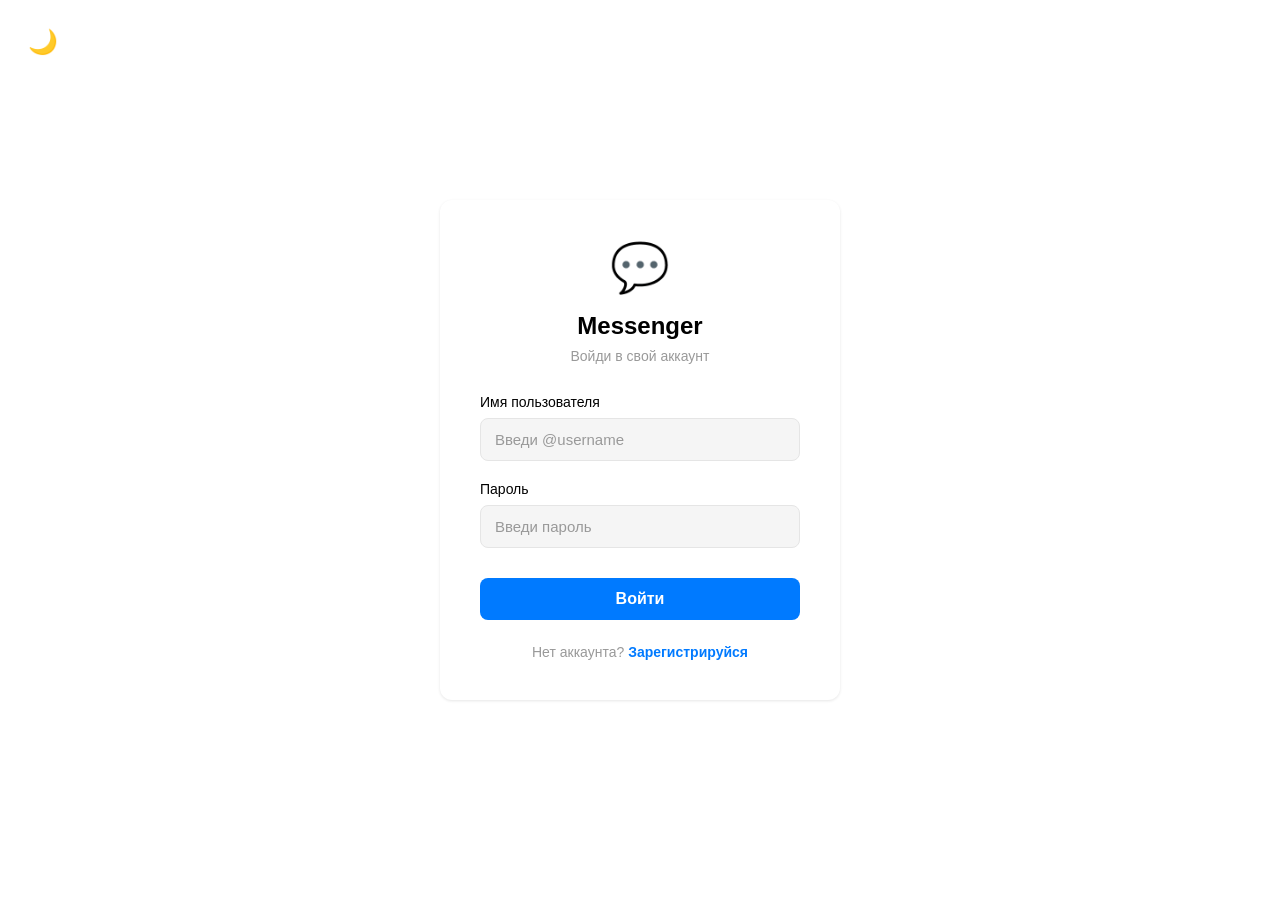
<file: frontend/index.html>
<!DOCTYPE html>
<html>
<head>
    <meta charset="UTF-8">
    <meta name="viewport" content="width=device-width, initial-scale=1.0">
    <link rel="stylesheet" href="css/index.css">
    <title>Timess</title>
</head>
<body>
<div class="app-container">
    <!-- Боковая панель -->
    <div class="sidebar" id="sidebar">
        <div class="sidebar-header">
            <button class="menu-btn" onclick="toggleMenu()">⋮</button>
            <div id="menuDropdown" class="menu-dropdown">
                <a href="#" class="menu-item" onclick="openSettings(event)">⚙️ Настройки</a>
                <div class="menu-item theme-toggle">
                    <span>🌙 Темная тема</span>
                    <button class="toggle-switch" id="themeToggle" onclick="toggleTheme()"></button>
                </div>
                <a href="#" class="menu-item danger" onclick="logout(event)">🚪 Выход</a>
            </div>
            <div class="sidebar-title">💬 Чаты</div>
        </div>
        
        <div class="search-box">
            <input id="searchInput" placeholder="Поиск пользователей..." type="text">
            <div id="searchResults" class="search-results"></div>
        </div>
        
        <div class="chats-list" id="chatsList">
            <div class="empty-sidebar-message">Загрузка чатов...</div>
        </div>
    </div>

    <!-- Основной контент -->
    <div class="main-content hidden" id="mainContent">
        <div class="chat-header">
            <div class="chat-header-left">
                <button class="back-btn" onclick="goBack()">‹</button>

                <div class="chat-item" style="margin:0; padding: 5px;" onclick="showChatMemberProfile()">
                    <div class="chat-avatar" id="chatAvatar" style="display: none;"></div>
                    <div class="chat-info">
                        <div class="chat-name" id="chatName">Выберите чат</div>
                        <div class="chat-header-status" id="chatStatus"></div>
                    </div>
                </div>
            </div>
        </div>
        
        <div class="messages-container" id="messagesContainer">
            <div class="empty-state">
                <div class="empty-state-icon">💬</div>
                <div class="empty-state-text">Выберите чат</div>
                <div class="empty-state-subtext">Найдите пользователя и начните переписку</div>
            </div>
        </div>
        
        <div class="message-input-area" id="inputArea" style="display: none;">
            <input id="messageInput" placeholder="Напишите сообщение..." type="text">
            <button class="send-btn" onclick="sendMessage()">
                <img src="./send.png" alt="Send">
            </button>
        </div>
    </div>
</div>

<!-- Оверлей чистый, без ломающих классов -->
<div class="modal-overlay" id="modalOverlay" onclick="closeSettings(event)">
  <div class="setting" id="setting" onclick="event.stopPropagation()"> 
    <button class="close-btn" onclick="closeSettings(event)">×</button>
    
    <div id="avatar"></div> 
    <p id="ausername">username</p>
    
    <!-- Режим просмотра -->
    <div id="info" class="info-view"> 
      <div class="info-row">
        <p id="ausernameid" class="info-value"></p>
        <span class="info-label">ID</span>
      </div>
      <div class="info-row">
        <p id="abio" class="info-value"></p>
        <span class="info-label">Описание</span>
      </div>
      <div class="info-row">
        <p id="ahappy" class="info-value"></p>
        <span class="info-label">День рождения</span>
      </div>
    </div>
    
    <!-- Режим редактирования (скрыт по умолчанию) -->
    <div id="infoEdit" class="info-edit" style="display: none;">
      <div class="edit-row">
        <label>Имя пользователя:</label>
        <input type="text" id="editUsername" placeholder="username">
      </div>
      <div class="edit-row">
        <label>ID пользователя:</label>
        <input type="text" id="editUsernameid" placeholder="@user5">
      </div>
      <div class="edit-row">
        <label>Описание:</label>
        <textarea id="editBio" placeholder="Напишите о себе..." maxlength="150"></textarea>
      </div>
      <div class="edit-row">
        <label>День рождения:</label>
        <input type="date" id="editBirthday">
      </div>
      <div class="edit-buttons">
        <button class="btn-save" onclick="saveProfile()">Сохранить</button>
        <button class="btn-cancel" onclick="cancelEdit()">Отмена</button>
      </div>
    </div>
    
    <!-- Кнопка редактирования -->
    <button class="btn-edit" onclick="toggleEditMode()">✏️ Редактировать</button>
  </div>
</div>
<div id="toast"></div>
<script src="js/index.js"></script>
</body>
</html>
</file>
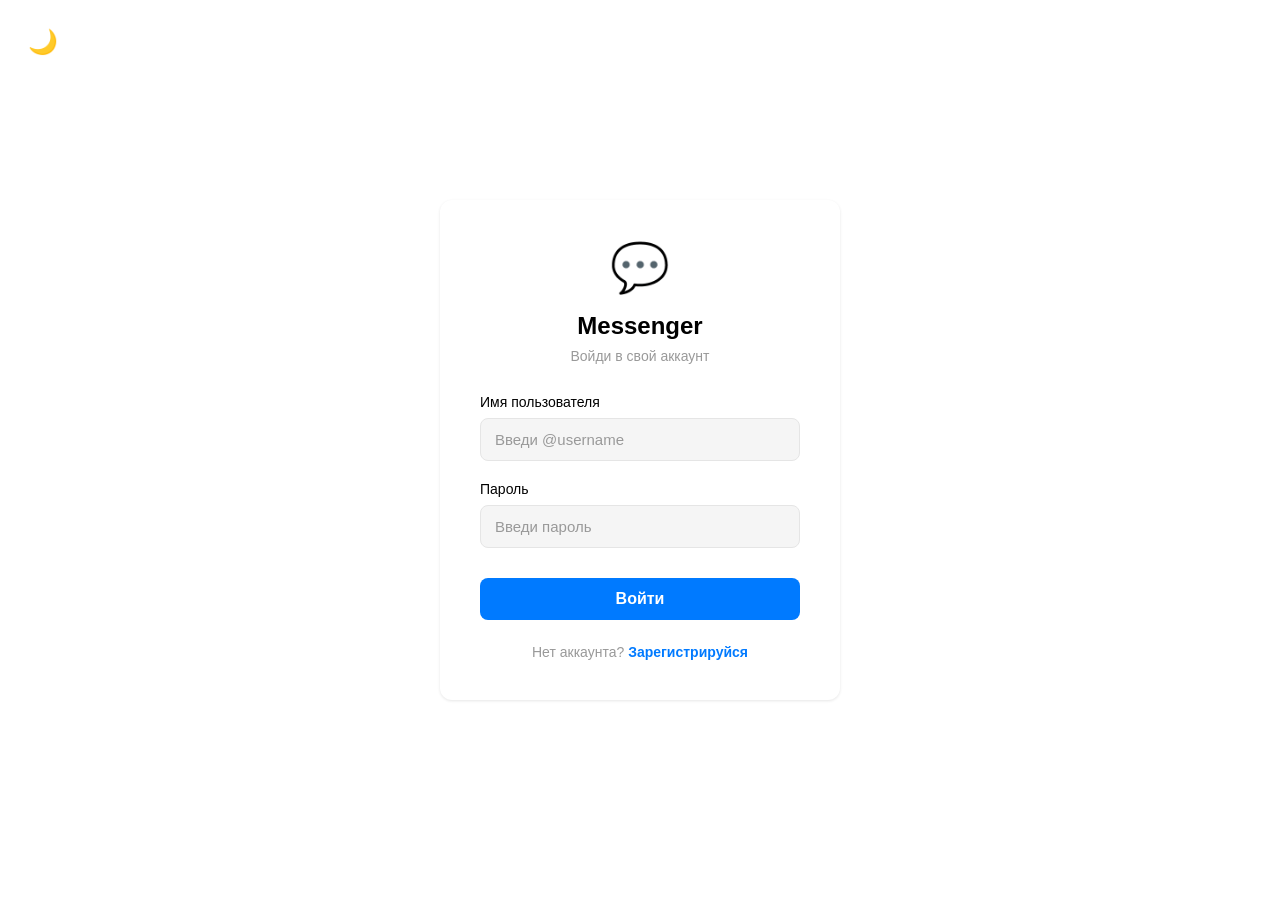
<file: frontend/login.html>
<!DOCTYPE html>
<html>
<head>
    <meta charset="UTF-8">
    <meta name="viewport" content="width=device-width, initial-scale=1.0">
    <link rel="stylesheet" href="css/login.css">
    <title>Login - Timess</title>
</head>
<body>

<button class="theme-toggle-btn" onclick="toggleTheme()">🌙</button>

<div class="auth-container">
    <div class="auth-header">
        <div class="auth-logo">💬</div>
        <div class="auth-title">Messenger</div>
        <div class="auth-subtitle">Войди в свой аккаунт</div>
    </div>
    
    <div class="error-message" id="error"></div>
    
    <form id="loginForm" onsubmit="handleLogin(event)">
        <div class="form-group">
            <label>Имя пользователя</label>
            <input id="username" type="text" placeholder="Введи @username" required>
        </div>
        
        <div class="form-group">
            <label>Пароль</label>
            <input id="password" type="password" placeholder="Введи пароль" required>
        </div>
        
        <button type="submit" class="submit-btn">Войти</button>
    </form>
    
    <div class="auth-link">
        Нет аккаунта? <a href="register.html">Зарегистрируйся</a>
    </div>
</div>

<script src="js/login.js"></script>

</body>
</html>
</file>
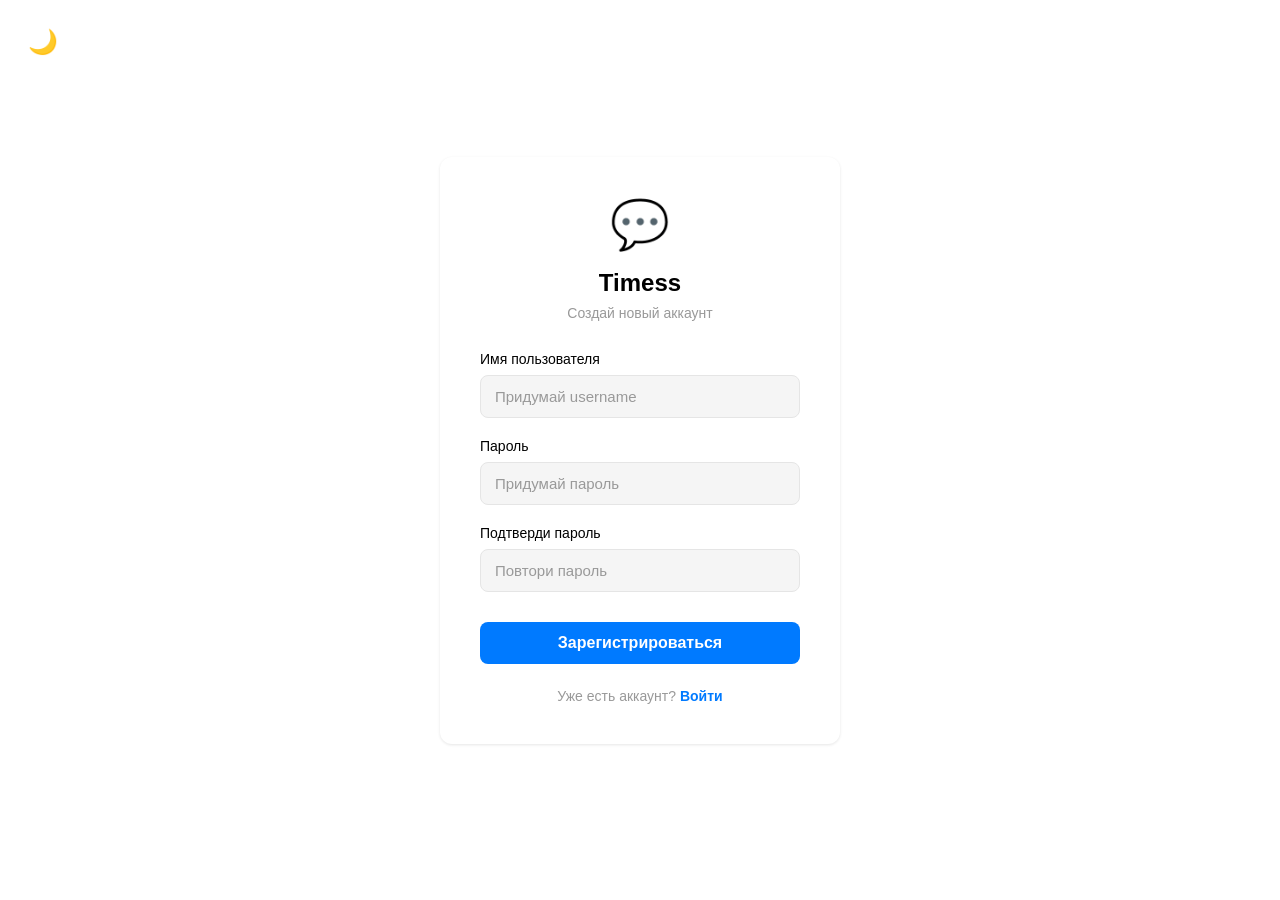
<file: frontend/register.html>
<!DOCTYPE html>
<html>
<head>
    <meta charset="UTF-8">
    <meta name="viewport" content="width=device-width, initial-scale=1.0">
    <link rel="stylesheet" href="css/register.css">
    <title>Register - Timess</title>
</head>
<body>

<button class="theme-toggle-btn" onclick="toggleTheme()">🌙</button>

<div class="auth-container">
    <div class="auth-header">
        <div class="auth-logo">💬</div>
        <div class="auth-title">Timess</div>
        <div class="auth-subtitle">Создай новый аккаунт</div>
    </div>
    
    <div class="error-message" id="error"></div>
    <div class="success-message" id="success"></div>
    
    <form id="registerForm" onsubmit="handleRegister(event)">
        <div class="form-group">
            <label>Имя пользователя</label>
            <input id="username" type="text" placeholder="Придумай username" required minlength="3">
        </div>
        
        <div class="form-group">
            <label>Пароль</label>
            <input id="password" type="password" placeholder="Придумай пароль" required minlength="6">
        </div>
        
        <div class="form-group">
            <label>Подтверди пароль</label>
            <input id="passwordConfirm" type="password" placeholder="Повтори пароль" required minlength="6">
        </div>
        
        <button type="submit" class="submit-btn">Зарегистрироваться</button>
    </form>
    
    <div class="auth-link">
        Уже есть аккаунт? <a href="login.html">Войти</a>
    </div>
</div>

<script src="js/register.js"></script>
</body>
</html>
</file>
<file: frontend/css/index.css>
/* Стили для галочек статуса сообщения - справа внизу */
.message-status-badges {
    position: absolute;
    right: 6px;
    bottom: 3px;
    display: flex;
    gap: 2px;
    font-size: 10px;
    color: #8A8F98;
}

.message-status-badges.unread {
    color: #007aff;  /* Синий для непрочитанного */
}

body.dark-theme .message-status-badges {
    color: #9AA0A6;
}

body.dark-theme .message-status-badges.unread {
    color: #0A84FF;
}

/* Бейдж с количеством непрочитанных сообщений в чате */
.unread-badge {
    position: absolute;
    top: 0;
    right: 0;
    background: #ff3b30;
    color: white;
    border-radius: 50%;
    width: 20px;
    height: 20px;
    display: flex;
    align-items: center;
    justify-content: center;
    font-size: 11px;
    font-weight: 600;
    border: 2px solid #fff;
    box-shadow: 0 2px 4px rgba(0, 0, 0, 0.1);
}

body.dark-theme .unread-badge {
    border-color: #1e1e1e;
    background: #ff453a;
}

.chat-item {
    position: relative;
}

.chat-avatar {
    position: relative;
}
</file>
<file: frontend/css/login.css>
* {
    margin: 0;
    padding: 0;
    box-sizing: border-box;
}

body {
    font-family: -apple-system, BlinkMacSystemFont, 'Segoe UI', Helvetica, Arial, sans-serif;
    display: flex;
    align-items: center;
    justify-content: center;
    min-height: 100vh;
    background: #fff;
    transition: background 0.3s ease;
}

body.dark-theme {
    background: #0a0a0a;
}

.auth-container {
    background: white;
    padding: 40px;
    border-radius: 12px;
    box-shadow: 0 1px 3px rgba(0, 0, 0, 0.1);
    width: 100%;
    max-width: 400px;
    transition: all 0.3s ease;
}

body.dark-theme .auth-container {
    background: #1e1e1e;
    box-shadow: 0 1px 3px rgba(0, 0, 0, 0.5);
}

.auth-header {
    text-align: center;
    margin-bottom: 30px;
}

.auth-logo {
    font-size: 48px;
    margin-bottom: 16px;
}

.auth-title {
    font-size: 24px;
    font-weight: 600;
    color: #000;
    margin-bottom: 8px;
    transition: color 0.3s ease;
}

body.dark-theme .auth-title {
    color: #fff;
}

.auth-subtitle {
    font-size: 14px;
    color: #999;
    transition: color 0.3s ease;
}

body.dark-theme .auth-subtitle {
    color: #666;
}

.form-group {
    margin-bottom: 20px;
}

label {
    display: block;
    margin-bottom: 8px;
    color: #000;
    font-weight: 500;
    font-size: 14px;
    transition: color 0.3s ease;
}

body.dark-theme label {
    color: #fff;
}

input {
    width: 100%;
    padding: 12px 14px;
    border: 1px solid #e5e5e5;
    border-radius: 8px;
    font-size: 15px;
    transition: all 0.2s;
    background: #f5f5f5;
    color: #000;
}

body.dark-theme input {
    background: #2a2a2a;
    border-color: #333;
    color: #fff;
}

input::placeholder {
    color: #999;
}

body.dark-theme input::placeholder {
    color: #666;
}

input:focus {
    outline: none;
    border-color: #007aff;
    background: white;
}

body.dark-theme input:focus {
    background: #333;
    border-color: #007aff;
}

.submit-btn {
    width: 100%;
    padding: 12px;
    background: #007aff;
    color: white;
    border: none;
    border-radius: 8px;
    font-size: 16px;
    font-weight: 600;
    cursor: pointer;
    transition: all 0.2s;
    margin-top: 10px;
}

.submit-btn:hover {
    background: #0051d5;
    transform: translateY(-1px);
    box-shadow: 0 4px 12px rgba(0, 122, 255, 0.3);
}

.submit-btn:active {
    transform: translateY(0);
}

.auth-link {
    text-align: center;
    margin-top: 24px;
    color: #999;
    font-size: 14px;
    transition: color 0.3s ease;
}

body.dark-theme .auth-link {
    color: #666;
}

.auth-link a {
    color: #007aff;
    text-decoration: none;
    font-weight: 600;
    transition: color 0.2s;
}

.auth-link a:hover {
    color: #0051d5;
}

.error-message {
    background: #ffebee;
    color: #c62828;
    padding: 12px 14px;
    border-radius: 8px;
    margin-bottom: 20px;
    display: none;
    font-size: 14px;
    transition: all 0.3s ease;
}

body.dark-theme .error-message {
    background: rgba(255, 69, 58, 0.1);
    color: #ff453a;
}

.theme-toggle-btn {
    position: fixed;
    top: 20px;
    left: 20px;
    background: none;
    border: none;
    font-size: 24px;
    cursor: pointer;
    padding: 8px;
    border-radius: 8px;
    transition: background 0.2s;
}

.theme-toggle-btn:hover {
    background: #f0f0f0;
}

body.dark-theme .theme-toggle-btn:hover {
    background: #333;
}

/* Мобильный адаптив */
@media (max-width: 480px) {
    .auth-container {
        padding: 30px 20px;
        border-radius: 16px;
    }
    
    .auth-logo {
        font-size: 40px;
    }
    
    .auth-title {
        font-size: 22px;
    }
    
    input {
        padding: 10px 12px;
        font-size: 14px;
    }
    
    .submit-btn {
        padding: 11px;
        font-size: 15px;
    }
}
</file>
<file: frontend/css/register.css>
* {
    margin: 0;
    padding: 0;
    box-sizing: border-box;
}

body {
    font-family: -apple-system, BlinkMacSystemFont, 'Segoe UI', Helvetica, Arial, sans-serif;
    display: flex;
    align-items: center;
    justify-content: center;
    min-height: 100vh;
    background: #fff;
    transition: background 0.3s ease;
}

body.dark-theme {
    background: #0a0a0a;
}

.auth-container {
    background: white;
    padding: 40px;
    border-radius: 12px;
    box-shadow: 0 1px 3px rgba(0, 0, 0, 0.1);
    width: 100%;
    max-width: 400px;
    transition: all 0.3s ease;
}

body.dark-theme .auth-container {
    background: #1e1e1e;
    box-shadow: 0 1px 3px rgba(0, 0, 0, 0.5);
}

.auth-header {
    text-align: center;
    margin-bottom: 30px;
}

.auth-logo {
    font-size: 48px;
    margin-bottom: 16px;
}

.auth-title {
    font-size: 24px;
    font-weight: 600;
    color: #000;
    margin-bottom: 8px;
    transition: color 0.3s ease;
}

body.dark-theme .auth-title {
    color: #fff;
}

.auth-subtitle {
    font-size: 14px;
    color: #999;
    transition: color 0.3s ease;
}

body.dark-theme .auth-subtitle {
    color: #666;
}

.form-group {
    margin-bottom: 20px;
}

label {
    display: block;
    margin-bottom: 8px;
    color: #000;
    font-weight: 500;
    font-size: 14px;
    transition: color 0.3s ease;
}

body.dark-theme label {
    color: #fff;
}

input {
    width: 100%;
    padding: 12px 14px;
    border: 1px solid #e5e5e5;
    border-radius: 8px;
    font-size: 15px;
    transition: all 0.2s;
    background: #f5f5f5;
    color: #000;
}

body.dark-theme input {
    background: #2a2a2a;
    border-color: #333;
    color: #fff;
}

input::placeholder {
    color: #999;
}

body.dark-theme input::placeholder {
    color: #666;
}

input:focus {
    outline: none;
    border-color: #007aff;
    background: white;
}

body.dark-theme input:focus {
    background: #333;
    border-color: #007aff;
}

.submit-btn {
    width: 100%;
    padding: 12px;
    background: #007aff;
    color: white;
    border: none;
    border-radius: 8px;
    font-size: 16px;
    font-weight: 600;
    cursor: pointer;
    transition: all 0.2s;
    margin-top: 10px;
}

.submit-btn:hover {
    background: #0051d5;
    transform: translateY(-1px);
    box-shadow: 0 4px 12px rgba(0, 122, 255, 0.3);
}

.submit-btn:active {
    transform: translateY(0);
}

.auth-link {
    text-align: center;
    margin-top: 24px;
    color: #999;
    font-size: 14px;
    transition: color 0.3s ease;
}

body.dark-theme .auth-link {
    color: #666;
}

.auth-link a {
    color: #007aff;
    text-decoration: none;
    font-weight: 600;
    transition: color 0.2s;
}

.auth-link a:hover {
    color: #0051d5;
}

.error-message {
    background: #ffebee;
    color: #c62828;
    padding: 12px 14px;
    border-radius: 8px;
    margin-bottom: 20px;
    display: none;
    font-size: 14px;
    transition: all 0.3s ease;
}

body.dark-theme .error-message {
    background: rgba(255, 69, 58, 0.1);
    color: #ff453a;
}

.success-message {
    background: #e8f5e9;
    color: #2e7d32;
    padding: 12px 14px;
    border-radius: 8px;
    margin-bottom: 20px;
    display: none;
    font-size: 14px;
    transition: all 0.3s ease;
}

body.dark-theme .success-message {
    background: rgba(76, 175, 80, 0.1);
    color: #4caf50;
}

.theme-toggle-btn {
    position: fixed;
    top: 20px;
    left: 20px;
    background: none;
    border: none;
    font-size: 24px;
    cursor: pointer;
    padding: 8px;
    border-radius: 8px;
    transition: background 0.2s;
}

.theme-toggle-btn:hover {
    background: #f0f0f0;
}

body.dark-theme .theme-toggle-btn:hover {
    background: #333;
}

/* Мобильный адаптив */
@media (max-width: 480px) {
    .auth-container {
        padding: 30px 20px;
        border-radius: 16px;
    }
    
    .auth-logo {
        font-size: 40px;
    }
    
    .auth-title {
        font-size: 22px;
    }
    
    input {
        padding: 10px 12px;
        font-size: 14px;
    }
    
    .submit-btn {
        padding: 11px;
        font-size: 15px;
    }
}
</file>
